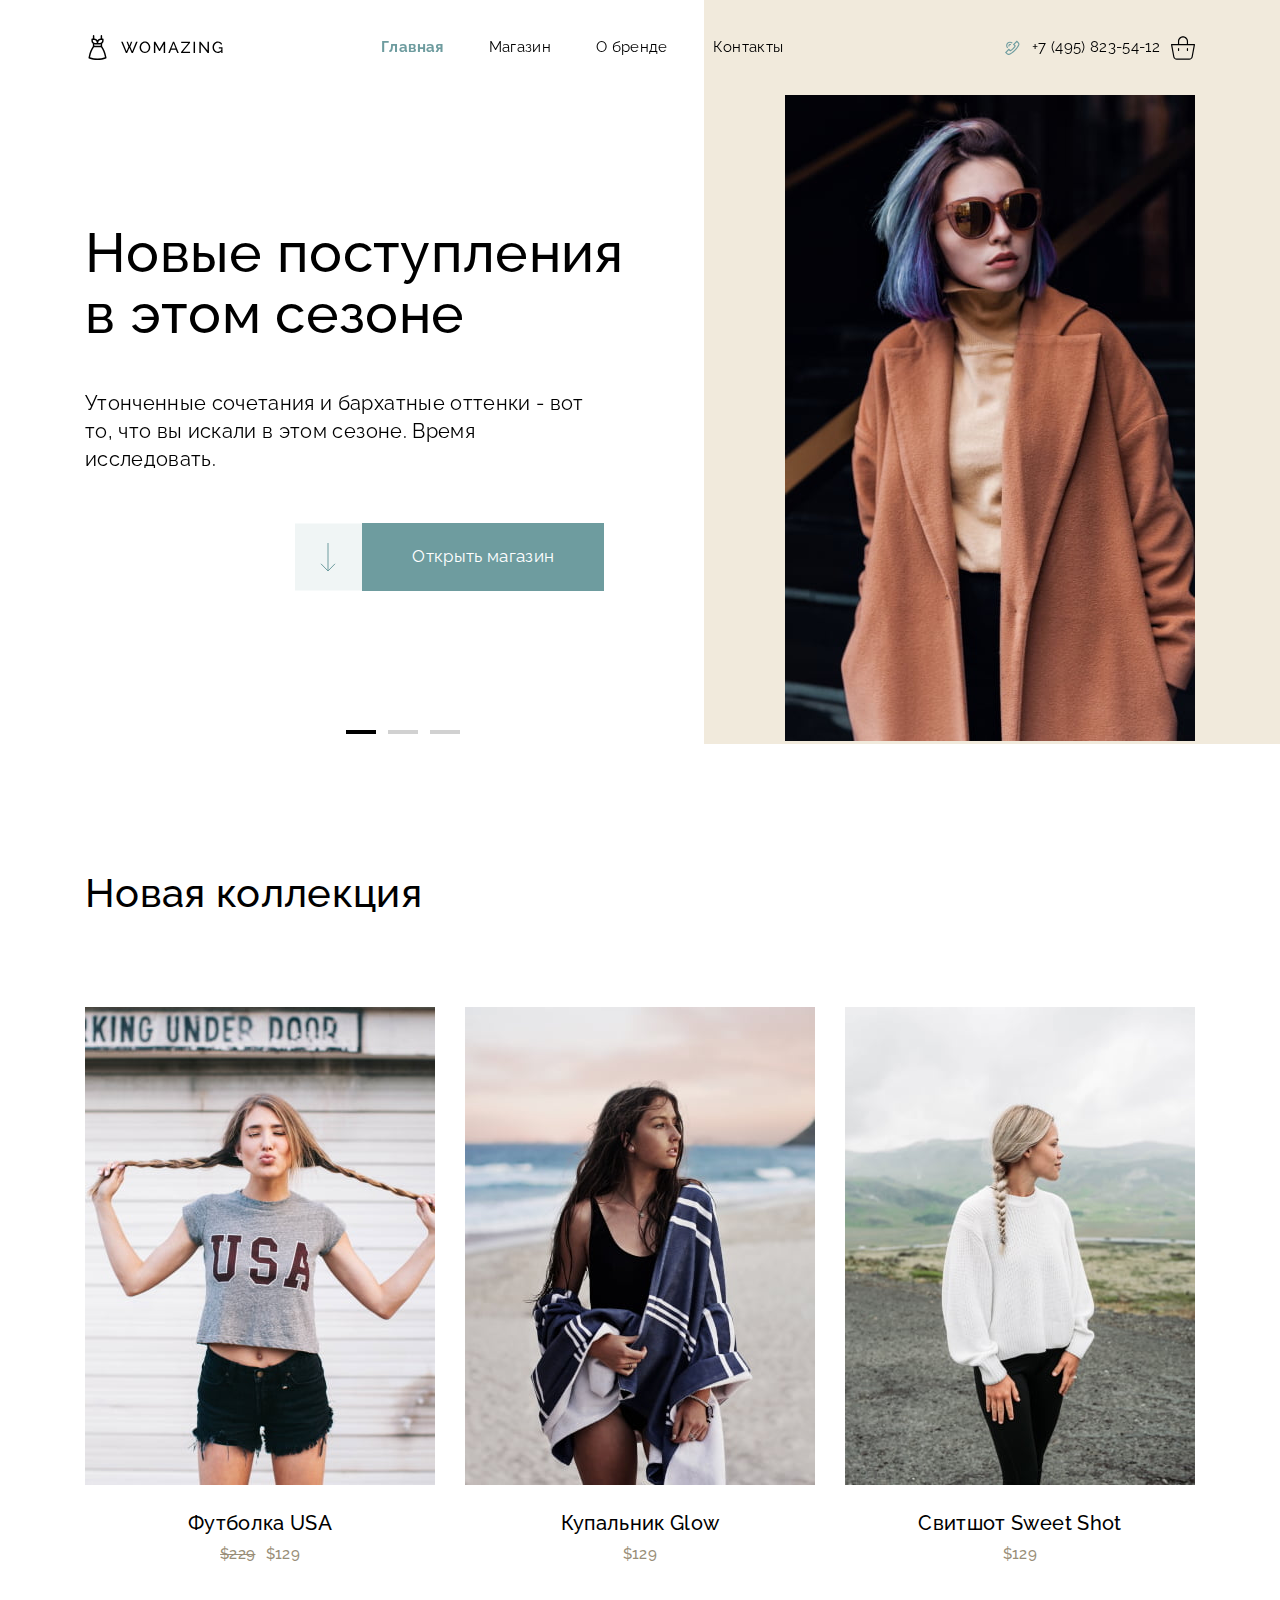
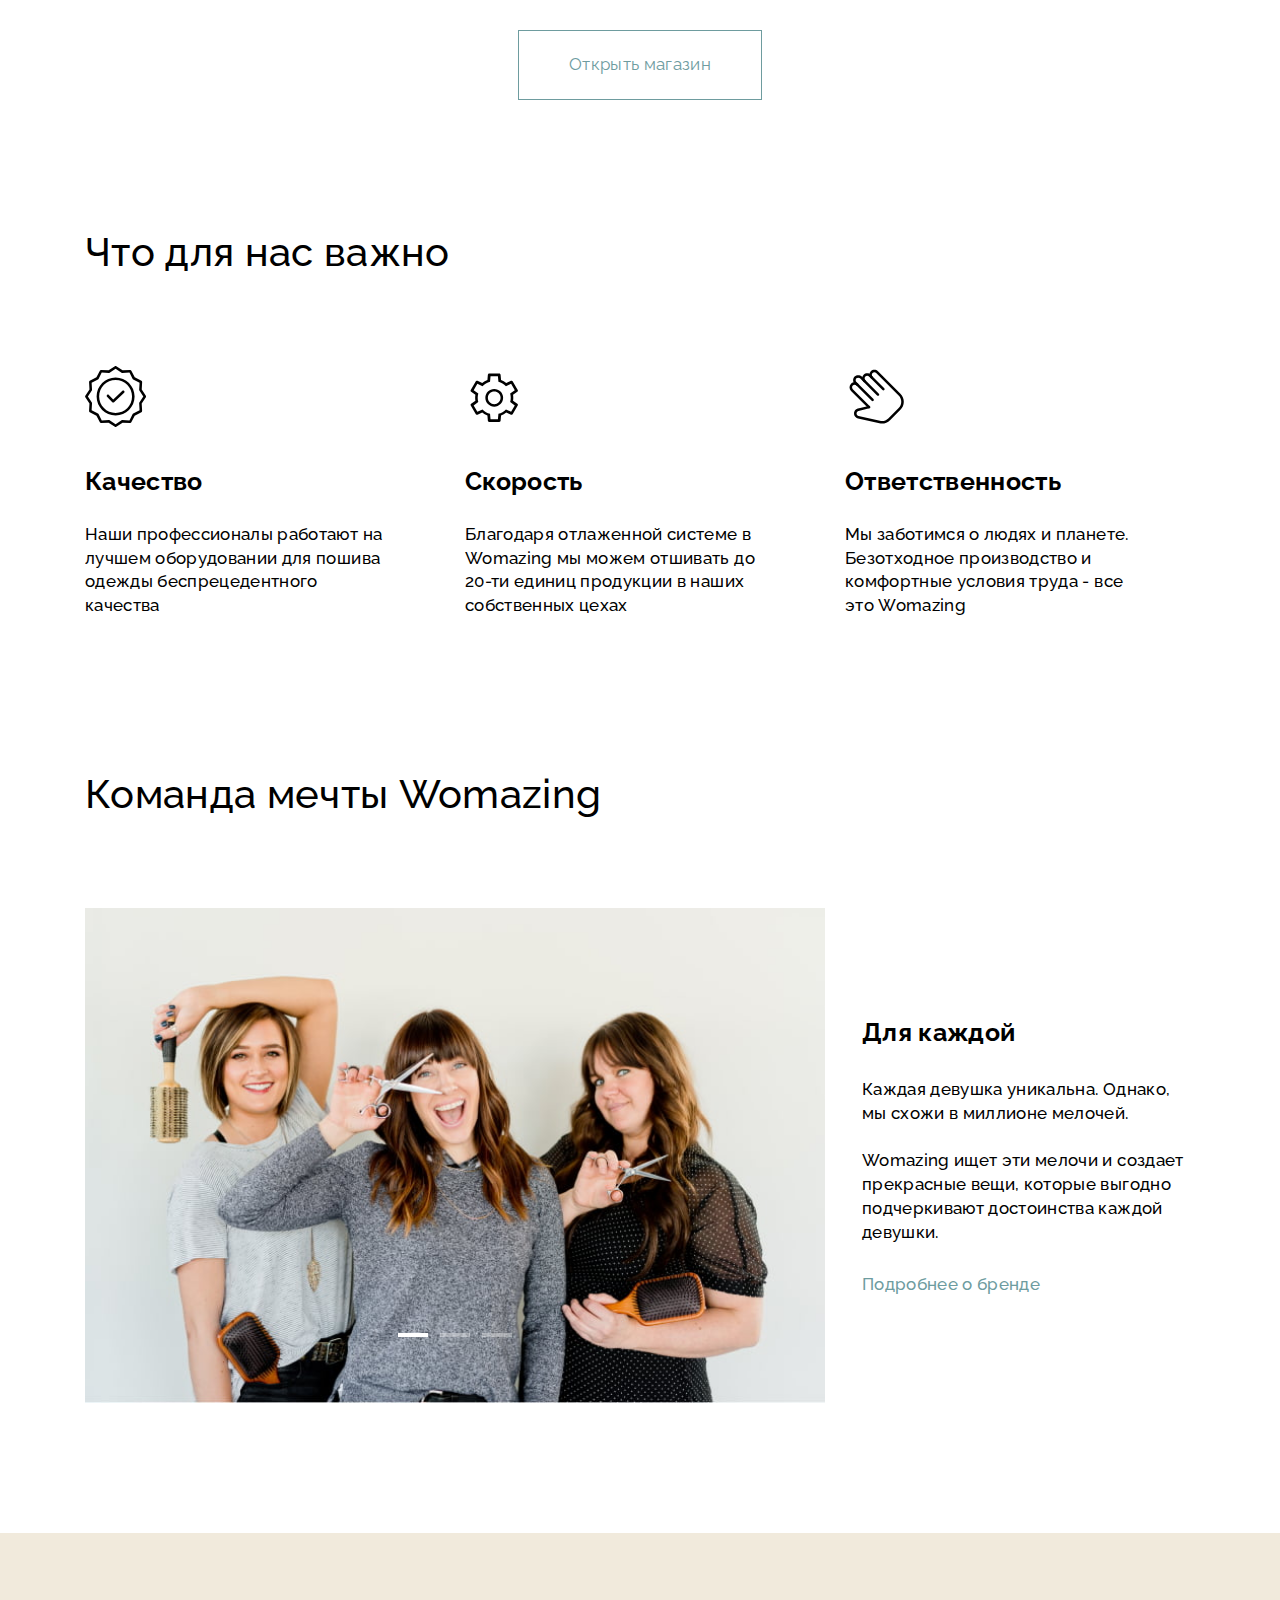
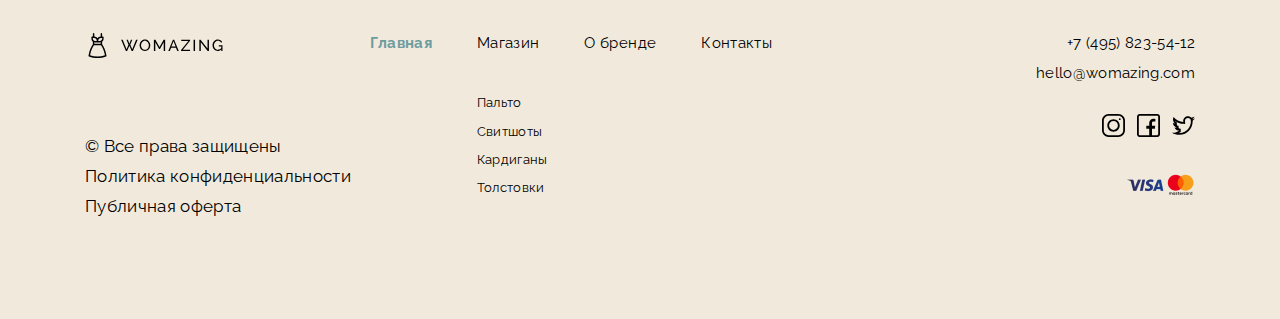
<file: index.html>
<!DOCTYPE html>
<html lang="ru">

<head>
  <meta charset="UTF-8">
  <meta http-equiv="X-UA-Compatible" content="IE=edge">
  <meta name="viewport" content="width=device-width, initial-scale=1.0">
  <title>Womazing</title>
  <link rel="stylesheet" href="css/normalize.css">
  <link rel="stylesheet" href="css/swiper-bundle.min.css">
  <link rel="stylesheet" href="css/style.css">
</head>

<body>
  <h1 class="visually-hidden">Womazing бренд одежды</h1>
  <div id="callbackPopupWrap" class="callback-popup-wrap">
    <div class="callback-popup">
      <div id="callbackPopupForm" class="callback-popup-form">
        <a id="callbackPopupClose" href="close" onclick="return false;" class="callback-popup__close">
          <span></span>
          <span></span>
        </a>
        <h4 class="callback-popup__title">Заказать обратный звонок</h4>
        <form id="form">
          <input class="callback-popup__input" type="text" name="name" id="name" placeholder="Имя" required>
          <input class="callback-popup__input" type="email" name="email" id="email" placeholder="E-mail" required>
          <input class="callback-popup__input" type="tel" name="tel" id="tel" placeholder="Телефон" required>
          <button class="callback-popup__button" type="submit">Заказать звонок</button>
        </form>
      </div>
      <div id="callbackPopupResult" class="callback-popup-result">
        <h4 class="callback-popup__title">Отлично! Мы скоро вам перезвоним.</h4>
        <a id="callbackPopupCloseResult" href="close" onclick="return false;"
          class="callback-popup__button callback-popup__button_light">Закрыть</a>
      </div>
    </div>
  </div>
  <div class="wrapper">
    <header class="header" id="header">
      <div class="header__container container">
        <button class="burger" id="burger" aria-label="Меню">
          <span></span>
        </button>
        <a href="index.html" class="link-logo">
          <img src="img/logo.svg" alt="Логотип бренда Womazing">
        </a>
        <nav id="nav" class="header__nav nav">
          <ul class="header__nav-list nav__list">
            <li class="header__nav-item nav__item">
              <a href="index.html" class="header__nav-link nav__link link active">Главная</a>
            </li>
            <li class="header__nav-item nav__item">
              <a href="shop.html" class="header__nav-link nav__link link">Магазин</a>
            </li>
            <li class="header__nav-item nav__item">
              <a href="#" class="header__nav-link nav__link link">О бренде</a>
            </li>
            <li class="header__nav-item nav__item">
              <a href="#" class="header__nav-link nav__link link">Контакты</a>
            </li>
          </ul>
        </nav>
        <a id="headerCall" href="call" onclick="return false;" class="header__call">
          <svg width="15" height="15" viewBox="0 0 15 15" fill="none" xmlns="http://www.w3.org/2000/svg">
            <path
              d="M2.25235 2.81643C0.750523 4.31823 0.750523 6.7618 2.25232 8.2636L3.05001 7.46592C1.9881 6.40402 1.98807 4.67613 3.05004 3.61417C4.11197 2.55224 5.83985 2.55224 6.90179 3.61414L7.69947 2.81646C6.1977 1.31463 3.75412 1.31466 2.25235 2.81643Z"
              fill="#6E9C9F" />
            <path
              d="M3.84133 4.39119C3.20916 5.02336 3.20913 6.05201 3.8413 6.68421L4.63901 5.88653C4.54584 5.79335 4.49453 5.66947 4.49453 5.53772C4.49453 5.40599 4.54587 5.2821 4.63904 5.18893C4.73221 5.09576 4.8561 5.04444 4.98782 5.04444C5.11958 5.04444 5.24349 5.09576 5.33664 5.18893L6.13432 4.39122C5.50215 3.75902 4.4735 3.75902 3.84133 4.39119Z"
              fill="#6E9C9F" />
            <path
              d="M13.7482 2.43513L11.855 0.548477L7.92331 4.47367L9.44752 6.04781C9.19208 6.50125 8.63784 7.3699 7.69327 8.31447C6.74859 9.25918 5.8736 9.81971 5.41581 10.0792L3.87255 8.55562L0.00219727 12.4029L1.88504 14.2983C2.60479 15.0181 3.69992 15.2046 4.61014 14.7625C5.99915 14.0879 8.0954 12.8431 10.1942 10.7443C12.2931 8.64552 13.5378 6.54924 14.2124 5.16023C14.3723 4.83109 14.4499 4.47787 14.4499 4.12692C14.4499 3.5072 14.2077 2.89464 13.7482 2.43513ZM13.1977 4.66732C12.5609 5.97846 11.3845 7.95865 9.39655 9.94658C7.40862 11.9345 5.42842 13.1109 4.11729 13.7477C3.63929 13.9799 3.06281 13.8806 2.68414 13.5019L1.59739 12.4079L3.87537 10.1436L5.19009 11.4415L5.54184 11.2849C5.59899 11.2595 6.95941 10.6438 8.4911 9.11215C10.0238 7.57947 10.6266 6.23054 10.6515 6.17386L10.804 5.82683L9.50671 4.48705L11.8558 2.14178L12.9511 3.23327C13.3306 3.6133 13.4298 4.18952 13.1977 4.66732Z"
              fill="#6E9C9F" />
          </svg>
        </a>
        <a id="headerPhone" href="tel:+74958235412" class="header__phone phone link">+7 (495) 823-54-12</a>
        <a href="#" class="cart">
          <svg width="24" height="24" viewBox="0 0 24 24" fill="none" xmlns="http://www.w3.org/2000/svg">
            <path
              d="M23.8454 8.2243C23.7281 8.10906 23.5642 8.05442 23.4012 8.07624H17.0343V5.26295C17.0343 2.4826 14.7804 0.228699 12.0001 0.228699C9.21971 0.228699 6.96582 2.4826 6.96582 5.26295V8.07624H0.598861C0.421164 8.07624 0.243523 8.07624 0.154646 8.2243C0.0352739 8.33902 -0.0201042 8.5051 0.00659291 8.66851L2.22761 20.81C2.53789 22.5037 4.00034 23.7431 5.72199 23.7713H18.278C20.0046 23.7289 21.464 22.4797 21.7724 20.7804L23.9934 8.66851C24.0201 8.5051 23.9647 8.33902 23.8454 8.2243ZM8.1503 5.26295C8.1503 3.13682 9.87388 1.41324 12 1.41324C14.1261 1.41324 15.8497 3.13682 15.8497 5.26295V8.07624H8.1503V5.26295ZM20.5879 20.6323C20.3884 21.7547 19.4179 22.5759 18.278 22.5868H5.72199C4.58212 22.5759 3.61161 21.7547 3.41215 20.6323L1.30959 9.26078H22.6904L20.5879 20.6323Z"
              fill="black" />
            <path
              d="M16.4421 15.0354C16.7692 15.0354 17.0343 14.7702 17.0343 14.4431V12.6663C17.0343 12.3392 16.7692 12.074 16.4421 12.074C16.1149 12.074 15.8498 12.3392 15.8498 12.6663V14.4431C15.8497 14.7702 16.1149 15.0354 16.4421 15.0354Z"
              fill="black" />
            <path
              d="M7.55803 15.0354C7.88514 15.0354 8.1503 14.7702 8.1503 14.4431V12.6663C8.1503 12.3392 7.88514 12.074 7.55803 12.074C7.23092 12.074 6.96576 12.3392 6.96576 12.6663V14.4431C6.96576 14.7702 7.23092 15.0354 7.55803 15.0354Z"
              fill="black" />
          </svg>
        </a>
      </div>
    </header>
    <main class="main">
      <section class="hero">
        <div class="hero__container container">
          <div class="hero__col">
            <div class="swiper">
              <div class="swiper-wrapper">
                <div class="swiper-slide">
                  <div class="hero__slider">
                    <h2 class="hero__title">Новые поступления
                      в этом сезоне</h2>
                    <div class="hero__content">
                      <p class="hero__text">Утонченные сочетания и бархатные оттенки - вот то, что вы искали в этом
                        сезоне.
                        Время исследовать.</p>
                    </div>
                  </div>
                </div>
                <div class="swiper-slide">
                  <div class="hero__slider">
                    <h2 class="hero__title">Что-то новенькое. Мы заждались тебя.</h2>
                    <div class="hero__content">
                      <p class="hero__text">Надоело искать себя в сером городе? Настало время новых идей, свежих красок
                        и
                        вдохновения с Womazing!</p>
                    </div>
                  </div>
                </div>
                <div class="swiper-slide">
                  <div class="hero__slider">
                    <h2 class="hero__title">Включай новый сезон с WOMAZING</h2>
                    <div class="hero__content">
                      <p class="hero__text">Мы обновили ассортимент - легендарные коллекции и новинки от отечественных
                        дизайнеров</p>
                    </div>
                  </div>
                </div>
              </div>
              <div class="hero__button-wrap">
                <a href="shop.html" class="hero__button">
                  <svg width="67" height="68" viewBox="0 0 67 68" fill="none" xmlns="http://www.w3.org/2000/svg">
                    <rect width="67" height="67" transform="translate(0 0.5)" fill="#6E9C9F" fill-opacity="0.1" />
                    <path d="M33 20V48M33 48L26 40.8108M33 48L40 40.8108" stroke="#6E9C9F" />
                  </svg>
                  <span class="button_color button">Открыть магазин</span>
                </a>
              </div>
              <div class="swiper-pagination"></div>
            </div>
          </div>
          <div class="hero__col">
            <div class="hero__img">
              <picture class="hero__img-01">
                <!-- <source media="(max-width: 1920px)" srcset="img/hero/01@1x.jpg">
                <source media="(min-width: 1920px)" srcset="img/hero/01@2x.jpg"> -->
                <img src="img/index/hero/01@1x.jpg" alt="Девушка в пальто Womazing">
              </picture>
              <picture class="hero__img-02">
                <!-- <source media="(max-width: 1920px)" srcset="img/hero/02@1x.jpg">
                <source media="(min-width: 1920px)" srcset="img/hero/02@2x.jpg"> -->
                <img src="img/index/hero/02@1x.jpg" alt="Девушка в блузке Womazing">
              </picture>
              <picture class="hero__img-03">
                <!-- <source media="(max-width: 1920px)" srcset="img/hero/03@1x.jpg">
                <source media="(min-width: 1920px)" srcset="img/hero/03@2x.jpg"> -->
                <img src="img/index/hero/03@1x.jpg" alt="Девушка в толстовке Womazing">
              </picture>
            </div>
          </div>
        </div>
      </section>
      <section class="new">
        <div class="new__container container">
          <h2 class="new__title title">Новая коллекция</h2>
          <div class="new__row">
            <div class="new__col">
              <div class="card">
                <a href="#" class="card__link-img">
                  <img src="img/index/new/01.jpg" alt="Футболка USA">
                </a>
                <a href="#" class="card__link">
                  <h3 class="card__title">Футболка USA</h3>
                </a>
                <p class="card__price"><span>$229</span><span>$129</span></p>
              </div>
            </div>
            <div class="new__col">
              <div class="card">
                <a href="#" class="card__link-img">
                  <img src="img/index/new/02.jpg" alt="Купальник Glow">
                </a>
                <a href="#" class="card__link">
                  <h3 class="card__title">Купальник Glow</h3>
                </a>
                <p class="card__price"><span></span><span>$129</span></p>
              </div>
            </div>
            <div class="new__col">
              <div class="card">
                <a href="#" class="card__link-img">
                  <img src="img/index/new/03.jpg" alt="Свитшот Sweet Shot">
                </a>
                <a href="#" class="card__link">
                  <h3 class="card__title">Свитшот Sweet Shot</h3>
                </a>
                <p class="card__price"><span></span><span>$129</span></p>
              </div>
            </div>
          </div>
          <a href="shop.html" class="new__button button_white button">Открыть магазин</a>
        </div>
      </section>
      <section class="benefits">
        <div class="benefits__container container">
          <h2 class="benefits__title title">Что для нас важно</h2>
          <div class="benefits__row">
            <div class="benefits__col">
              <div class="benefits__card">
                <span class="benefits__img benefits__img_1"></span>
                <h3 class="benefits__name">Качество</h3>
                <p class="benefits__text">Наши профессионалы работают на лучшем оборудовании для пошива одежды
                  беспрецедентного качества</p>
              </div>
            </div>
            <div class="benefits__col">
              <div class="benefits__card">
                <span class="benefits__img benefits__img_2"></span>
                <h3 class="benefits__name">Скорость</h3>
                <p class="benefits__text">Благодаря отлаженной системе в Womazing мы можем отшивать до 20-ти единиц
                  продукции в наших собственных цехах</p>
              </div>
            </div>
            <div class="benefits__col">
              <div class="benefits__card">
                <span class="benefits__img benefits__img_3"></span>
                <h3 class="benefits__name">Ответственность</h3>
                <p class="benefits__text">Мы заботимся о людях и планете. Безотходное производство и комфортные условия
                  труда - все это Womazing</p>
              </div>
            </div>
          </div>
        </div>
      </section>
      <section class="about">
        <div class="container">
          <h2 class="about__title title">Команда мечты Womazing</h2>
          <div class="about__row">
            <div class="about__col">
              <div class="swiper-button-prev" id="swiperPrev"></div>
              <div class="swiper-2">
                <div class="swiper-wrapper">
                  <div class="swiper-slide">
                    <img src="img/index/about/01.jpg" alt="Счастливые девушки" class="about__img">
                  </div>
                  <div class="swiper-slide">
                    <img src="img/index/about/02.jpg" alt="Стильные девушки" class="about__img">
                  </div>
                  <div class="swiper-slide">
                    <img src="img/index/about/03.jpg" alt="Стильные девушки на закате" class="about__img">
                  </div>
                </div>
                <div class="swiper-pagination"></div>
              </div>
              <div class="swiper-button-next" id="swiperNext"></div>
            </div>
            <div class="about__col">
              <div class="about__content">
                <h3 class="about__name">Для каждой</h3>
                <p class="about__text">Каждая девушка уникальна. Однако, мы схожи в миллионе мелочей.
                  <br><br>
                  Womazing ищет эти мелочи и создает прекрасные вещи, которые выгодно подчеркивают достоинства
                  каждой
                  девушки.
                </p>
                <a href="#" class="about__link link">Подробнее о бренде</a>
              </div>
            </div>
          </div>
        </div>
      </section>
    </main>
    <footer class="footer">
      <div class="footer__container container">
        <div class="footer__col">
          <div class="footer__logo-wrap">
            <a href="index.html" class="link-logo">
              <img src="img/logo.svg" alt="Логотип бренда Womazing">
            </a>
          </div>
          <div class="footer__politics-block">
            <p class="footer__copyright">© Все права защищены</p>
            <a href="#" class="footer__politics link">Политика конфиденциальности</a>
            <a href="#" class="footer__offer link">Публичная оферта</a>
          </div>
        </div>
        <div class="footer__col">
          <div class="footer__nav-wrap">
            <nav class="footer__nav nav">
              <ul class="nav__list">
                <li class="nav__item">
                  <a href="index.html" class="nav__link link active">Главная</a>
                </li>
                <li class="nav__item">
                  <a href="shop.html" class="nav__link link">Магазин</a>
                </li>
                <li class="nav__item">
                  <a href="#" class="nav__link link">О бренде</a>
                </li>
                <li class="nav__item">
                  <a href="#" class="nav__link link">Контакты</a>
                </li>
              </ul>
            </nav>
          </div>
          <div class="footer__categories-wrap">
            <nav class="footer__categories categories">
              <ul class="categories__list">
                <li class="categories__item">
                  <a href="#" class="categories__link link">Пальто</a>
                </li>
                <li class="categories__item">
                  <a href="#" class="categories__link link">Свитшоты</a>
                </li>
                <li class="categories__item">
                  <a href="#" class="categories__link link">Кардиганы</a>
                </li>
                <li class="categories__item">
                  <a href="#" class="categories__link link">Толстовки</a>
                </li>
              </ul>
            </nav>
          </div>
        </div>
        <div class="footer__col">
          <a href="tel:+74958235412" class="footer__phone phone link">+7 (495) 823-54-12</a>
          <a href="mailto:hello@womazing.com" class="footer__mail link">hello@womazing.com</a>
          <div class="social">
            <ul class="social__list">
              <li class="social__item">
                <a href="#" class="social__link"><span></span></a>
              </li>
              <li class="social__item">
                <a href="#" class="social__link"><span></span></a>
              </li>
              <li class="social__item">
                <a href="#" class="social__link"><span></span></a>
              </li>
            </ul>
          </div>
          <div class="payments">
            <span></span>
          </div>
        </div>
      </div>
    </footer>
  </div>

  <script src="js/swiper-bundle.min.js"></script>
  <script src="js/index.js"></script>
</body>

</html>
</file>
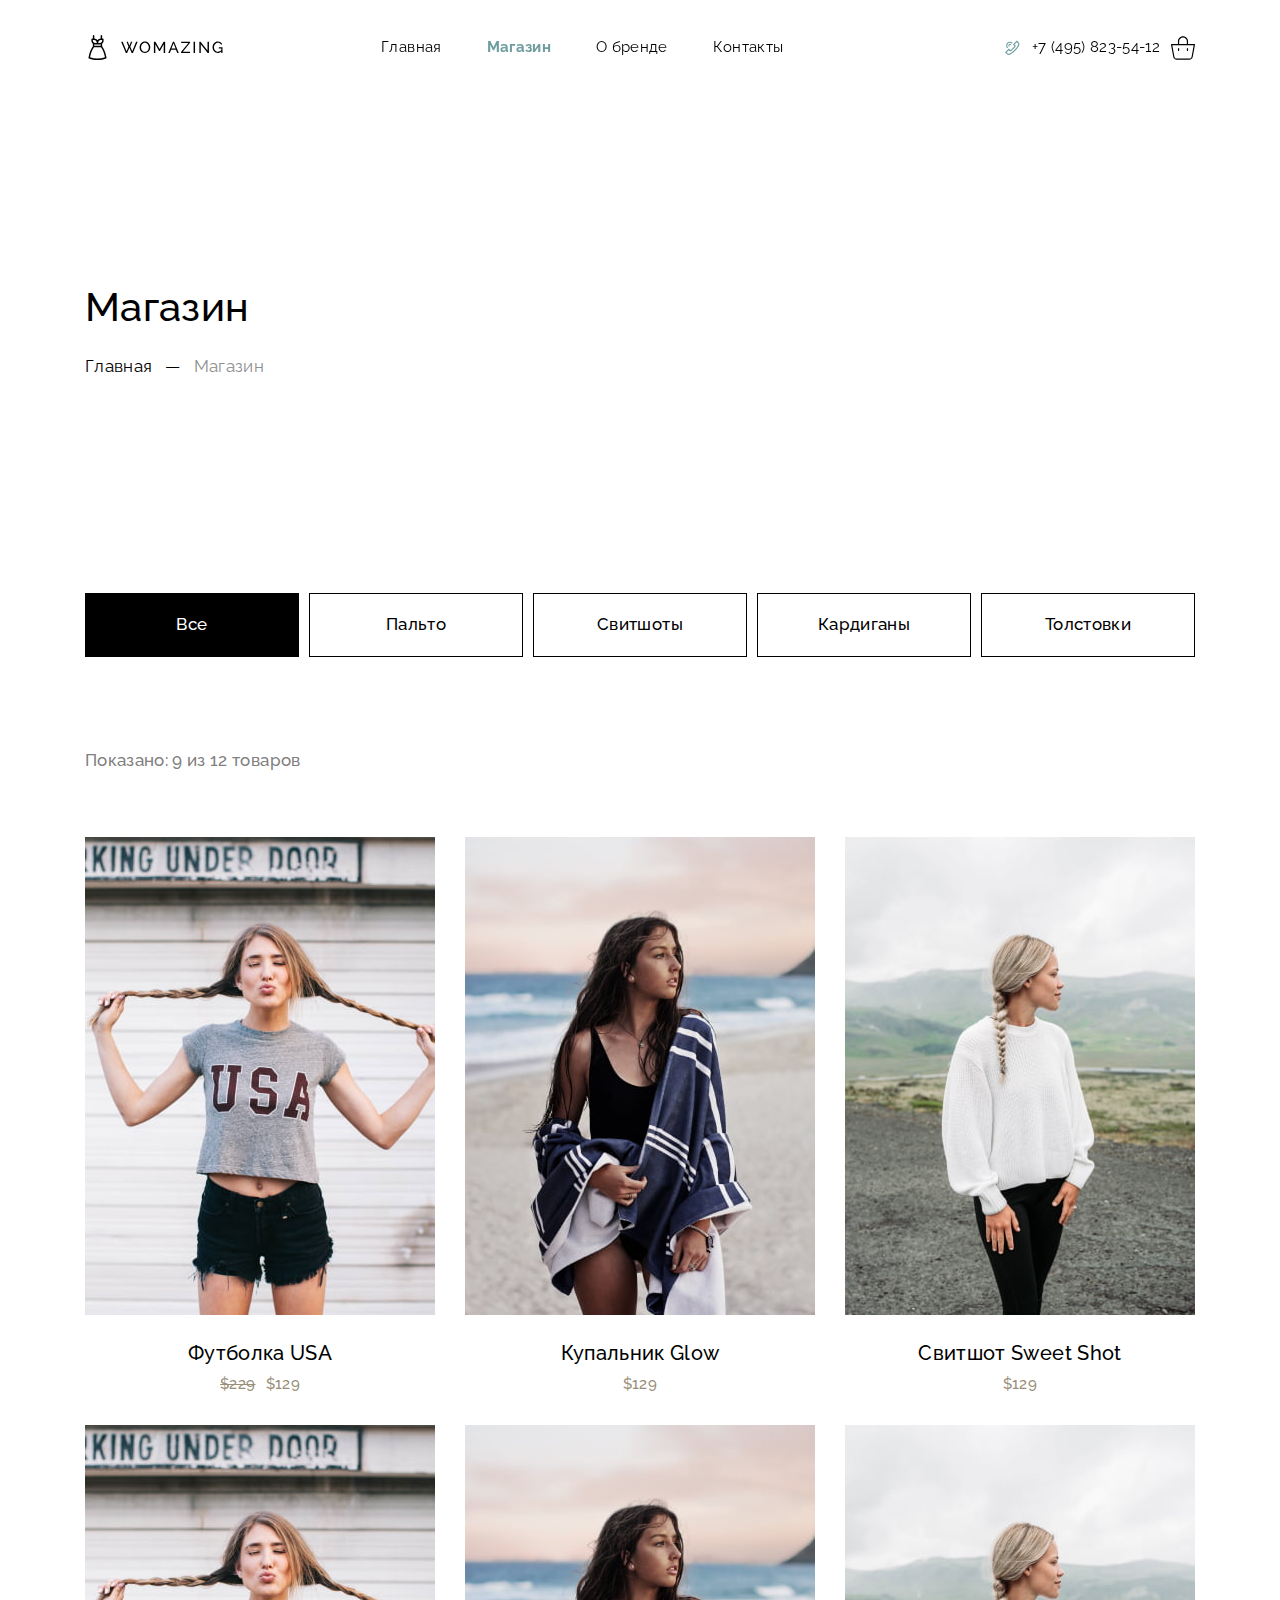
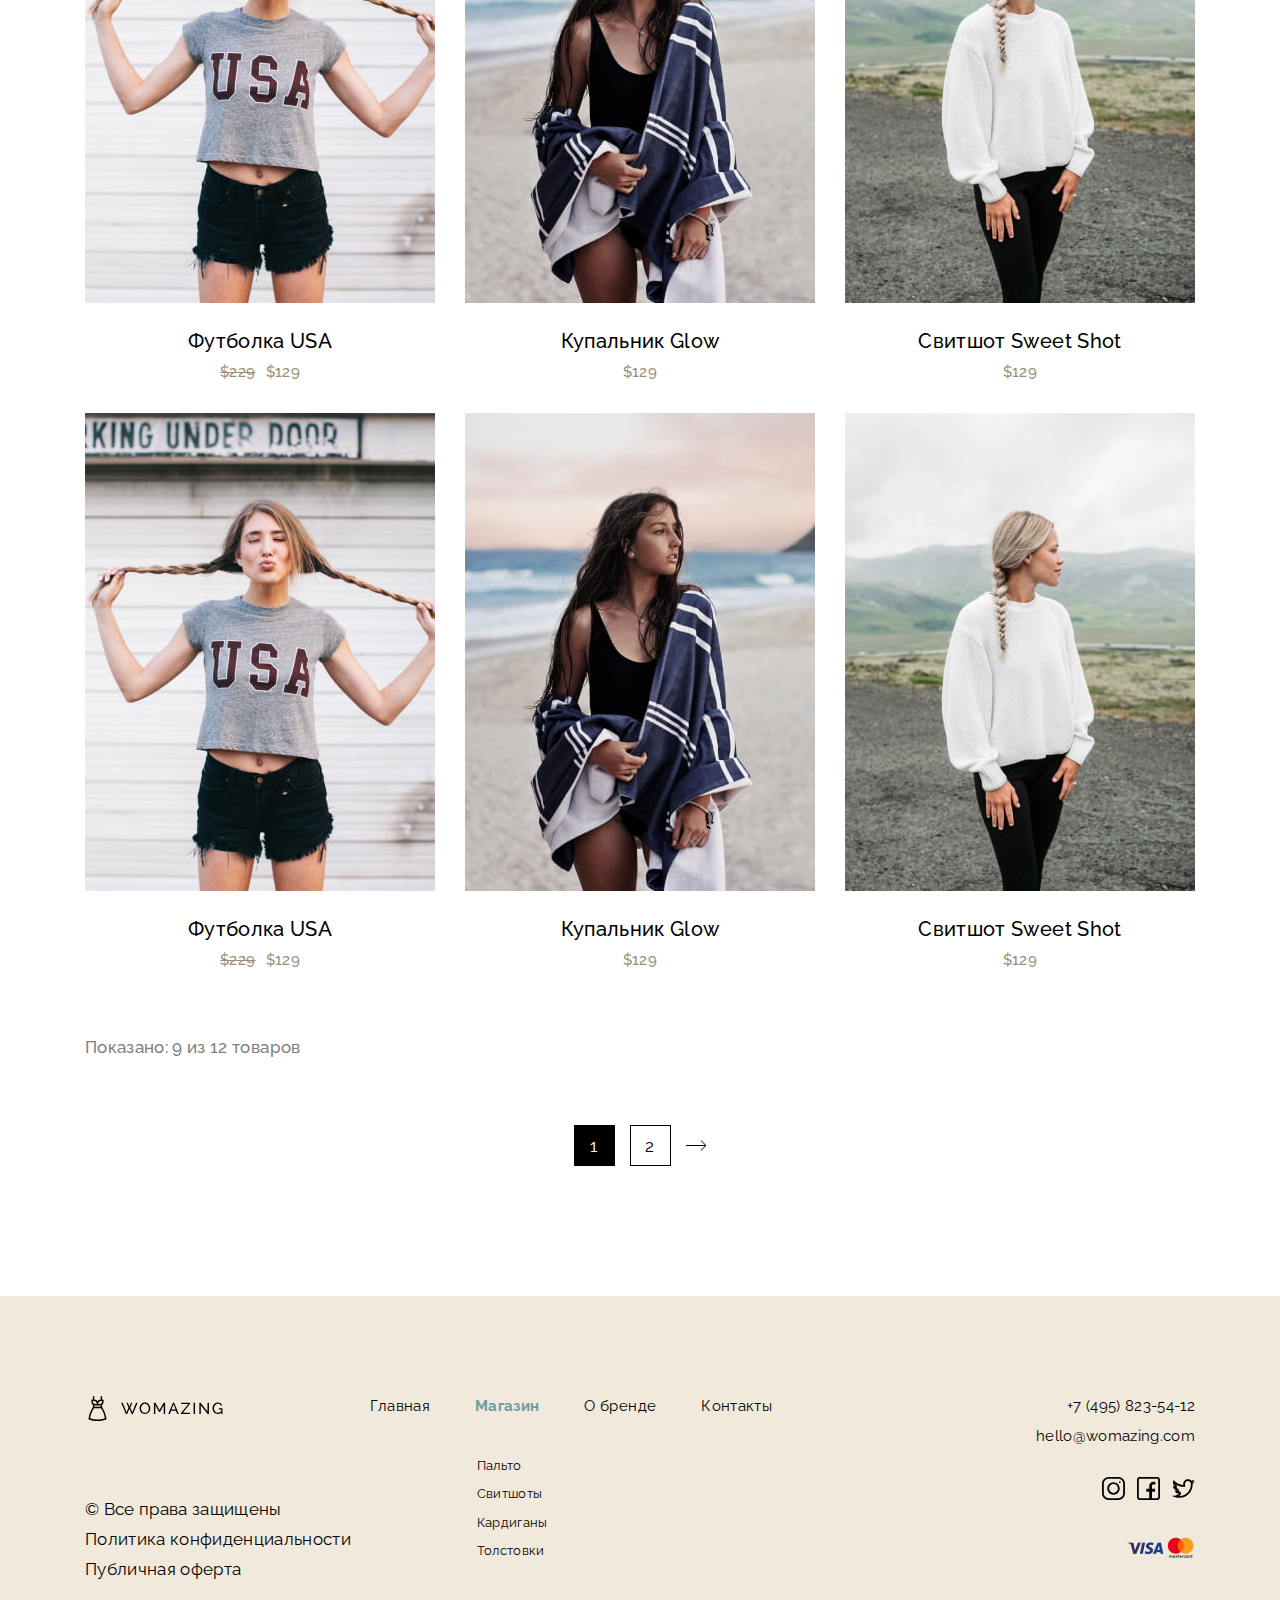
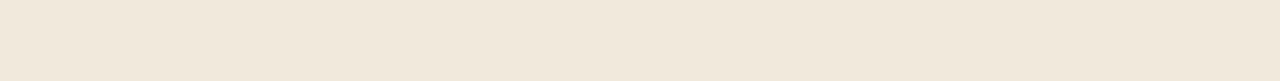
<file: shop.html>
<!DOCTYPE html>
<html lang="ru">

<head>
  <meta charset="UTF-8">
  <meta http-equiv="X-UA-Compatible" content="IE=edge">
  <meta name="viewport" content="width=device-width, initial-scale=1.0">
  <title>Womazing | Магазин</title>
  <link rel="stylesheet" href="css/normalize.css">
  <link rel="stylesheet" href="css/style.css">
  <link rel="stylesheet" href="css/shop.css">
</head>

<body>
  <h1 class="visually-hidden">Womazing бренд одежды</h1>
  <div id="callbackPopupWrap" class="callback-popup-wrap">
    <div class="callback-popup">
      <div id="callbackPopupForm" class="callback-popup-form">
        <a id="callbackPopupClose" href="close" onclick="return false;" class="callback-popup__close">
          <span></span>
          <span></span>
        </a>
        <h3 class="callback-popup__title">Заказать обратный звонок</h3>
        <form id="form">
          <input class="callback-popup__input" type="text" name="name" id="name" placeholder="Имя" required>
          <input class="callback-popup__input" type="email" name="email" id="email" placeholder="E-mail" required>
          <input class="callback-popup__input" type="tel" name="tel" id="tel" placeholder="Телефон" required>
          <button class="callback-popup__button" type="submit">Заказать звонок</button>
        </form>
      </div>
      <div id="callbackPopupResult" class="callback-popup-result">
        <h3 class="callback-popup__title">Отлично! Мы скоро вам перезвоним.</h3>
        <a id="callbackPopupCloseResult" href="close" onclick="return false;"
          class="callback-popup__button callback-popup__button_light">Закрыть</a>
      </div>
    </div>
  </div>
  <div class="wrapper">
    <header class="header" id="header">
      <div class="header__container container">
        <button class="burger" id="burger" aria-label="Меню">
          <span></span>
        </button>
        <a href="index.html" class="link-logo">
          <img src="img/logo.svg" alt="Логотип бренда Womazing">
        </a>
        <nav id="nav" class="header__nav nav">
          <ul class="header__nav-list nav__list">
            <li class="header__nav-item nav__item">
              <a href="index.html" class="header__nav-link nav__link link">Главная</a>
            </li>
            <li class="header__nav-item nav__item">
              <a href="shop.html" class="header__nav-link nav__link link active">Магазин</a>
            </li>
            <li class="header__nav-item nav__item">
              <a href="#" class="header__nav-link nav__link link">О бренде</a>
            </li>
            <li class="header__nav-item nav__item">
              <a href="#" class="header__nav-link nav__link link">Контакты</a>
            </li>
          </ul>
        </nav>
        <a id="headerCall" href="call" onclick="return false;" class="header__call">
          <svg width="15" height="15" viewBox="0 0 15 15" fill="none" xmlns="http://www.w3.org/2000/svg">
            <path
              d="M2.25235 2.81643C0.750523 4.31823 0.750523 6.7618 2.25232 8.2636L3.05001 7.46592C1.9881 6.40402 1.98807 4.67613 3.05004 3.61417C4.11197 2.55224 5.83985 2.55224 6.90179 3.61414L7.69947 2.81646C6.1977 1.31463 3.75412 1.31466 2.25235 2.81643Z"
              fill="#6E9C9F" />
            <path
              d="M3.84133 4.39119C3.20916 5.02336 3.20913 6.05201 3.8413 6.68421L4.63901 5.88653C4.54584 5.79335 4.49453 5.66947 4.49453 5.53772C4.49453 5.40599 4.54587 5.2821 4.63904 5.18893C4.73221 5.09576 4.8561 5.04444 4.98782 5.04444C5.11958 5.04444 5.24349 5.09576 5.33664 5.18893L6.13432 4.39122C5.50215 3.75902 4.4735 3.75902 3.84133 4.39119Z"
              fill="#6E9C9F" />
            <path
              d="M13.7482 2.43513L11.855 0.548477L7.92331 4.47367L9.44752 6.04781C9.19208 6.50125 8.63784 7.3699 7.69327 8.31447C6.74859 9.25918 5.8736 9.81971 5.41581 10.0792L3.87255 8.55562L0.00219727 12.4029L1.88504 14.2983C2.60479 15.0181 3.69992 15.2046 4.61014 14.7625C5.99915 14.0879 8.0954 12.8431 10.1942 10.7443C12.2931 8.64552 13.5378 6.54924 14.2124 5.16023C14.3723 4.83109 14.4499 4.47787 14.4499 4.12692C14.4499 3.5072 14.2077 2.89464 13.7482 2.43513ZM13.1977 4.66732C12.5609 5.97846 11.3845 7.95865 9.39655 9.94658C7.40862 11.9345 5.42842 13.1109 4.11729 13.7477C3.63929 13.9799 3.06281 13.8806 2.68414 13.5019L1.59739 12.4079L3.87537 10.1436L5.19009 11.4415L5.54184 11.2849C5.59899 11.2595 6.95941 10.6438 8.4911 9.11215C10.0238 7.57947 10.6266 6.23054 10.6515 6.17386L10.804 5.82683L9.50671 4.48705L11.8558 2.14178L12.9511 3.23327C13.3306 3.6133 13.4298 4.18952 13.1977 4.66732Z"
              fill="#6E9C9F" />
          </svg>
        </a>
        <a id="headerPhone" href="tel:+74958235412" class="header__phone phone link">+7 (495) 823-54-12</a>
        <a href="#" class="cart">
          <svg width="24" height="24" viewBox="0 0 24 24" fill="none" xmlns="http://www.w3.org/2000/svg">
            <path
              d="M23.8454 8.2243C23.7281 8.10906 23.5642 8.05442 23.4012 8.07624H17.0343V5.26295C17.0343 2.4826 14.7804 0.228699 12.0001 0.228699C9.21971 0.228699 6.96582 2.4826 6.96582 5.26295V8.07624H0.598861C0.421164 8.07624 0.243523 8.07624 0.154646 8.2243C0.0352739 8.33902 -0.0201042 8.5051 0.00659291 8.66851L2.22761 20.81C2.53789 22.5037 4.00034 23.7431 5.72199 23.7713H18.278C20.0046 23.7289 21.464 22.4797 21.7724 20.7804L23.9934 8.66851C24.0201 8.5051 23.9647 8.33902 23.8454 8.2243ZM8.1503 5.26295C8.1503 3.13682 9.87388 1.41324 12 1.41324C14.1261 1.41324 15.8497 3.13682 15.8497 5.26295V8.07624H8.1503V5.26295ZM20.5879 20.6323C20.3884 21.7547 19.4179 22.5759 18.278 22.5868H5.72199C4.58212 22.5759 3.61161 21.7547 3.41215 20.6323L1.30959 9.26078H22.6904L20.5879 20.6323Z"
              fill="black" />
            <path
              d="M16.4421 15.0354C16.7692 15.0354 17.0343 14.7702 17.0343 14.4431V12.6663C17.0343 12.3392 16.7692 12.074 16.4421 12.074C16.1149 12.074 15.8498 12.3392 15.8498 12.6663V14.4431C15.8497 14.7702 16.1149 15.0354 16.4421 15.0354Z"
              fill="black" />
            <path
              d="M7.55803 15.0354C7.88514 15.0354 8.1503 14.7702 8.1503 14.4431V12.6663C8.1503 12.3392 7.88514 12.074 7.55803 12.074C7.23092 12.074 6.96576 12.3392 6.96576 12.6663V14.4431C6.96576 14.7702 7.23092 15.0354 7.55803 15.0354Z"
              fill="black" />
          </svg>
        </a>
      </div>
    </header>
    <main class="main">
      <section class="shop">
        <div class="container">
          <h2 class="shop__title title">Магазин</h2>
          <nav aria-label="Breadcrumb" class="breadcrumb">
            <ul>
              <li><a href="index.html" class="link">Главная</a></li>
              <li><span aria-current="page">Магазин</span></li>
            </ul>
          </nav>
          <nav class="shop-categories">
            <ul class="shop-categories__list">
              <li class="shop-categories__item">
                <a href="" class="shop-categories__link active">Все</a>
              </li>
              <li class="shop-categories__item">
                <a href="" class="shop-categories__link">Пальто</a>
              </li>
              <li class="shop-categories__item">
                <a href="" class="shop-categories__link">Свитшоты</a>
              </li>
              <li class="shop-categories__item">
                <a href="" class="shop-categories__link">Кардиганы</a>
              </li>
              <li class="shop-categories__item">
                <a href="" class="shop-categories__link">Толстовки</a>
              </li>
            </ul>
          </nav>
          <div class="number-cards">
            <p>Показано: <span>9</span> из <span>12</span> товаров</p>
          </div>
          <div class="cards shop__cards">
            <div class="card">
              <a href="#" class="card__link-img">
                <img src="img/index/new/01.jpg" alt="Футболка USA">
              </a>
              <a href="#" class="card__link">
                <h3 class="card__title">Футболка USA</h3>
              </a>
              <p class="card__price"><span>$229</span><span>$129</span></p>
            </div>
            <div class="card">
              <a href="#" class="card__link-img">
                <img src="img/index/new/02.jpg" alt="Купальник Glow">
              </a>
              <a href="#" class="card__link">
                <h3 class="card__title">Купальник Glow</h3>
              </a>
              <p class="card__price"><span></span><span>$129</span></p>
            </div>
            <div class="card">
              <a href="#" class="card__link-img">
                <img src="img/index/new/03.jpg" alt="Свитшот Sweet Shot">
              </a>
              <a href="#" class="card__link">
                <h3 class="card__title">Свитшот Sweet Shot</h3>
              </a>
              <p class="card__price"><span></span><span>$129</span></p>
            </div>
            <div class="card">
              <a href="#" class="card__link-img">
                <img src="img/index/new/01.jpg" alt="Футболка USA">
              </a>
              <a href="#" class="card__link">
                <h3 class="card__title">Футболка USA</h3>
              </a>
              <p class="card__price"><span>$229</span><span>$129</span></p>
            </div>
            <div class="card">
              <a href="#" class="card__link-img">
                <img src="img/index/new/02.jpg" alt="Купальник Glow">
              </a>
              <a href="#" class="card__link">
                <h3 class="card__title">Купальник Glow</h3>
              </a>
              <p class="card__price"><span></span><span>$129</span></p>
            </div>
            <div class="card">
              <a href="#" class="card__link-img">
                <img src="img/index/new/03.jpg" alt="Свитшот Sweet Shot">
              </a>
              <a href="#" class="card__link">
                <h3 class="card__title">Свитшот Sweet Shot</h3>
              </a>
              <p class="card__price"><span></span><span>$129</span></p>
            </div>
            <div class="card">
              <a href="#" class="card__link-img">
                <img src="img/index/new/01.jpg" alt="Футболка USA">
              </a>
              <a href="#" class="card__link">
                <h3 class="card__title">Футболка USA</h3>
              </a>
              <p class="card__price"><span>$229</span><span>$129</span></p>
            </div>
            <div class="card">
              <a href="#" class="card__link-img">
                <img src="img/index/new/02.jpg" alt="Купальник Glow">
              </a>
              <a href="#" class="card__link">
                <h3 class="card__title">Купальник Glow</h3>
              </a>
              <p class="card__price"><span></span><span>$129</span></p>
            </div>
            <div class="card">
              <a href="#" class="card__link-img">
                <img src="img/index/new/03.jpg" alt="Свитшот Sweet Shot">
              </a>
              <a href="#" class="card__link">
                <h3 class="card__title">Свитшот Sweet Shot</h3>
              </a>
              <p class="card__price"><span></span><span>$129</span></p>
            </div>
          </div>
          <div class="number-cards">
            <p>Показано: <span>9</span> из <span>12</span> товаров</p>
          </div>
          <div class="number-pages">
            <ul class="number-pages__list">
              <li class="number-pages__item active">
                <a href="" class="number-pages__link">1</a>
              </li>
              <li class="number-pages__item">
                <a href="" class="number-pages__link">2</a>
              </li>
            </ul>
            <a href="" class="number-pages__last-link">
              <svg width="21" height="11" viewBox="0 0 21 11" fill="none" xmlns="http://www.w3.org/2000/svg">
                <path d="M-2.18557e-07 5.5L20 5.5M20 5.5L14.8649 10.5M20 5.5L14.8649 0.499999" stroke="black" />
              </svg>
            </a>
          </div>
        </div>
      </section>
    </main>
    <footer class="footer">
      <div class="footer__container container">
        <div class="footer__col">
          <div class="footer__logo-wrap">
            <a href="index.html" class="link-logo">
              <img src="img/logo.svg" alt="Логотип бренда Womazing">
            </a>
          </div>
          <div class="footer__politics-block">
            <p class="footer__copyright">© Все права защищены</p>
            <a href="#" class="footer__politics link">Политика конфиденциальности</a>
            <a href="#" class="footer__offer link">Публичная оферта</a>
          </div>
        </div>
        <div class="footer__col">
          <div class="footer__nav-wrap">
            <nav class="footer__nav nav">
              <ul class="nav__list">
                <li class="nav__item">
                  <a href="index.html" class="nav__link link">Главная</a>
                </li>
                <li class="nav__item">
                  <a href="shop.html" class="nav__link link active">Магазин</a>
                </li>
                <li class="nav__item">
                  <a href="#" class="nav__link link">О бренде</a>
                </li>
                <li class="nav__item">
                  <a href="#" class="nav__link link">Контакты</a>
                </li>
              </ul>
            </nav>
          </div>
          <div class="footer__categories-wrap">
            <nav class="footer__categories categories">
              <ul class="categories__list">
                <li class="categories__item">
                  <a href="#" class="categories__link link">Пальто</a>
                </li>
                <li class="categories__item">
                  <a href="#" class="categories__link link">Свитшоты</a>
                </li>
                <li class="categories__item">
                  <a href="#" class="categories__link link">Кардиганы</a>
                </li>
                <li class="categories__item">
                  <a href="#" class="categories__link link">Толстовки</a>
                </li>
              </ul>
            </nav>
          </div>
        </div>
        <div class="footer__col">
          <a href="tel:+74958235412" class="footer__phone phone link">+7 (495) 823-54-12</a>
          <a href="mailto:hello@womazing.com" class="footer__mail link">hello@womazing.com</a>
          <div class="social">
            <ul class="social__list">
              <li class="social__item">
                <a href="#" class="social__link"><span></span></a>
              </li>
              <li class="social__item">
                <a href="#" class="social__link"><span></span></a>
              </li>
              <li class="social__item">
                <a href="#" class="social__link"><span></span></a>
              </li>
            </ul>
          </div>
          <div class="payments">
            <span></span>
          </div>
        </div>
      </div>
    </footer>
  </div>
  <script src="js/shop.js"></script>
</body>

</html>
</file>
<file: css/style.css>
/* ============================================================================
    #VAR
============================================================================ */
:root {
  --font-color-black: black;
  --font-color-white: white;
  --main-theme-color-1: #6E9C9F;
  --main-theme-color-2: #F1EADC;
  --header-height: 95px;
  --gap: 30px;
  --swiper-pagination-bullet-width: 30px;
  --swiper-pagination-bullet-height: 4px;
  --swiper-pagination-bullet-opacity: 1;
  --swiper-pagination-bullet-horizontal-gap: 6px;
}




/* ============================================================================
    #FONTS
============================================================================ */

/* raleway-regular - latin_cyrillic */
@font-face {
  font-family: 'Raleway';
  font-style: normal;
  font-weight: 400;
  font-display: swap;
  src: local(''),
      url('../fonts/raleway-v26-latin_cyrillic-regular.woff2') format('woff2'),
      url('../fonts/raleway-v26-latin_cyrillic-regular.woff') format('woff');
  }

  /* raleway-500 - latin_cyrillic */
  @font-face {
  font-family: 'Raleway';
  font-style: normal;
  font-weight: 500;
  font-display: swap;
  src: local(''),
      url('../fonts/raleway-v26-latin_cyrillic-500.woff2') format('woff2'),
      url('../fonts/raleway-v26-latin_cyrillic-500.woff') format('woff');
  }

  /* raleway-700 - latin_cyrillic */
  @font-face {
  font-family: 'Raleway';
  font-style: normal;
  font-weight: 700;
  font-display: swap;
  src: local(''),
      url('../fonts/raleway-v26-latin_cyrillic-700.woff2') format('woff2'),
      url('../fonts/raleway-v26-latin_cyrillic-700.woff') format('woff');
  }





/* ============================================================================
    #GENERAL
============================================================================ */
* {
  margin: 0;
  padding: 0;
  box-sizing: border-box;
  border-color: transparent;
  outline-color: transparent;
}

html, body {
  height: 100%;
  font-family: 'Raleway', sans-serif;
  font-size: 17px;
  line-height: 1.4;
  letter-spacing: 0.02em;
  scroll-behavior: smooth;
}

.container {
  max-width: 1170px;
  height: 100%;
  padding: 0 30px;
  margin: 0 auto;
}

section {
  margin-bottom: 130px;
}

.lock {
  overflow: hidden;
}

.wrapper {
  min-height: 100%;
  margin: 0 auto;
  display: flex;
  flex-direction: column;
  overflow: hidden;
}

.main {
  flex: 1 1 auto;
  padding-top: var(--header-height);
}

ul {
  list-style: none;
}

a {
  display: inline-block;
  text-decoration: none;
  color: var(--font-color-black);
}

img, svg {
  max-width: 100%;
  display: block;
}

.title {
  font-weight: 500;
  font-size: 40px;
  line-height: 1.1;
}

.button {
  padding: 22px 50px;
}

.button_color {
  color: var(--font-color-white);
  background-color: var(--main-theme-color-1);
  border: none;
}

.button_white {
  color: var(--main-theme-color-1);
  background-color: transparent;
  border: 1px solid var(--main-theme-color-1);
}

.visually-hidden {
  position: absolute;
  width: 1px;
  height: 1px;
  margin: -1px;
  border: 0;
  padding: 0;
  white-space: nowrap;
  clip-path: inset(100%);
  clip: rect(0 0 0 0);
  overflow: hidden;
}





/* ============================================================================
    #HEADER
============================================================================ */

.header {
  width: 100%;
  height: var(--header-height);
  position: fixed;
  top: 0;
  left: 0;
  z-index: 10;
  transition: background-color 0.3s ease, box-shadow 0.3s ease;
}

.header.scroll {
  background: white;
  box-shadow: 0px 4px 15px rgba(0, 0, 0, 0.05);
}

.header__container {
  position: relative;
  display: flex;
  align-items: center;
  justify-content: space-between;
}

.burger {
  display: none;
}

.link-logo {
  flex: 0 0 139px;
}

.link-logo img {
  width: 100%;
  height: 100%;
}

.nav {
  display: flex;
  align-items: center;
  white-space: nowrap;
  font-size: 15px;
}

.header__nav {
  flex-basis: 57%;
}

.nav__list {
  display: flex;
  align-items: flex-end;
}

.nav__item:not(:last-child) {
  margin-right: 45px;
}

.nav__link.active {
  font-weight: 700;
  color: var(--main-theme-color-1);
}

.header__call {
  position: absolute;
  right: 190px;
  display: flex;
  align-items: center;
  justify-content: center;
  width: 27px;
  height: 27px;
  margin-right: 9px;
}

.phone {
  font-size: 15px;
}

.header__phone {
  position: absolute !important;
  right: 65px;
}






/* ============================================================================
    #HERO
============================================================================ */

.hero {
  position: relative;
  width: 100%;
}

.hero::before {
  content: '';
  position: absolute;
  top: -120px;
  right: 0;
  width: 45%;
  height: 129%;
  background-color: var(--main-theme-color-2);
  z-index: 0;
}

.hero__container {
  display: flex;
  align-items: flex-end;
}

.hero__col {
  display: flex;
  flex-direction: column;
}

.hero__col:nth-child(1) {
  min-width: 100px;
  flex: 0 0 52%;
  align-items: center;
}

.hero .swiper {
  width: 100%;
  height: 100%;
  cursor: pointer;
}

.hero .swiper-pagination-bullets.swiper-pagination-horizontal {
  position: static;
  width: 66%;
  margin-top: 126px;
  text-align: right;
}

.hero .swiper-pagination-bullet {
  border-radius: 0;
  background-color: #D1D1D1;
  opacity: 1;
  transition: background-color 0.2s ease;
}

.hero .swiper-pagination-bullet.swiper-pagination-bullet-active {
  background-color: black;
}

.hero__col:nth-child(2) {
  flex: 0 0 48%;
  align-items: flex-end;
}

.hero__title {
  margin-bottom: 45px;
  font-weight: 500;
  font-size: 55px;
  line-height: 1.1;
}

.hero__content {
  width: 66%;
}

.hero__text {
  margin-bottom: 50px;
  font-size: 20px;
  text-align: right;
}

.hero__button-wrap {
  width: 66%;
  display: flex;
  justify-content: flex-end;
}

.hero__button {
  display: flex;
}

.hero__button svg {
  flex: 0 0 auto;
}

.hero__button span {
  display: flex;
  align-items: center;
}

.hero__img {
  position: relative;
}

.hero__img-02 {
  position: absolute;
  top: 0;
  right: 0;
  margin-top: 30%;
  margin-right: -26%;
}

.hero__img-03 {
  position: absolute;
  left: 0;
  bottom: 0;
  margin-left: -30%;
  margin-bottom: -16%;
}





/* ============================================================================
    #NEW
============================================================================ */

.new__container {
  display: flex;
  flex-direction: column;
  align-items: center;
}

.new__title {
  align-self: flex-start;
  margin-bottom: 92px;
}

.new__row {
  display: flex;
  margin-bottom: 65px;
  gap: var(--gap);
}

.new__col {
  flex: 1 1 33.333%;
}

.card {
  width: 100%;
  height: 100%;
  display: flex;
  flex-direction: column;
  align-items: center;
  font-weight: 500;
}
.card__link-img {
  position: relative;
}

.card__title {
  margin-top: 24px;
  margin-bottom: 7px;
  font-weight: 500;
  font-size: 20px;
}

.card__price {
  font-size: 15px;
  color: #998E78;
}

.card__price span:nth-of-type(1) {
  margin-right: 10px;
  text-decoration: line-through;
}

.card__price span:nth-of-type(1):empty {
  display: none;
}





/* ============================================================================
    #BENEFITS
============================================================================ */

.benefits__title {
  margin-bottom: 92px;
}

.benefits__row {
  display: flex;
  gap: var(--gap);
}

.benefits__col {
  flex: 1 1 33.333%;
}

.benefits__card {
  display: flex;
  flex-direction: column;
  font-weight: 500;
}

.benefits__img {
  width: 61px;
  display: inline-block;
  flex: 0 0 61px;
  margin-bottom: 37px;
}

.benefits__img_1 {
  background: url(../img/index/benefits/01.svg) center center no-repeat;
  background-size: contain;
}

.benefits__img_2 {
  background: url(../img/index/benefits/02.svg) center center no-repeat;
  background-size: contain;
}

.benefits__img_3 {
  background: url(../img/index/benefits/03.svg) center center no-repeat;
  background-size: contain;
}

.benefits__name {
  margin-bottom: 24px;
  font-size: 25px;
}

.benefits__text {
  padding: 0 45px 24px 0;
}





/* ============================================================================
    #ABOUT
============================================================================ */

.about__title {
  margin-bottom: 92px;
}

.about__row {
  display: flex;
  justify-content: space-between;
  align-items: center;
}

.about__col:nth-child(1) {
  position: relative;
  flex: 0 1 66.667%;
  min-width: 100px;
  display: flex;
}

.about__col:nth-child(2) {
  flex: 0 1 25%;
}

.about .swiper-2 {
  width: 100%;
  height: 100%;
  margin-left: auto;
  margin-right: auto;
  position: relative;
  overflow: hidden;
  list-style: none;
  padding: 0;
  z-index: 1;
  cursor: pointer;
}

.about .swiper-pagination-bullets.swiper-pagination-horizontal {
  bottom: 60px;
}

.about .swiper-pagination-bullet {
  border-radius: 0;
  background-color: white;
  opacity: 0.36;
  transition: background-color 0.2s ease;
}

.about .swiper-pagination-bullet.swiper-pagination-bullet-active {
  background-color: white;
  opacity: 1;
}

.about .swiper-button-prev {
  left: -8%;
}

.about .swiper-button-prev::after {
  content: '';
  width: 28px;
  height: 14px;
  background: url(../img/index/about/prew.svg) center no-repeat;
}

.about .swiper-button-next {
  right: -8%;
}

.about .swiper-button-next::after {
  content: '';
  width: 28px;
  height: 14px;
  background: url(../img/index/about/next.svg) center no-repeat;
}

.about__img {
  width: 100%;
  height: 100%;
  object-fit: cover;
}

.about__content {
  font-weight: 500;
}

.about__name {
  margin-bottom: 28px;
  font-size: 25px;
}

.about__text {
  margin-bottom: 28px;
}

.about__link {
  color: var(--main-theme-color-1);
}





/* ============================================================================
    #FOOTER
============================================================================ */

.footer {
  background-color: var(--main-theme-color-2);
}

.footer__container {
  display: flex;
  justify-content: space-between;
  padding-top: 100px;
  padding-bottom: 100px;
}

.footer__col {
  display: flex;
  flex-direction: column;
}

.footer__col:nth-child(2) {
  flex-basis: 57%;
}

.footer__col:nth-child(3) {
  margin-left: 15px;
  align-items: flex-end;
}

.footer__logo-wrap {
  margin-bottom: 70px;
}

.footer__politics-block {
  display: flex;
  flex-direction: column;
}

.footer__copyright,
.footer__politics
{
  margin-bottom: 6px;
}

.footer__nav {
  margin-bottom: 40px;
}

.footer__categories {
  padding-left: 107px;
  font-size: 13px;
}

.categories__item:not(:last-child) {
  margin-bottom: 10px;
}

.footer__phone {
  margin-bottom: 9px;
}

.footer__mail {
  margin-bottom: 30px;
  font-size: 15px;
}

.social {
  margin-bottom: 30px;
}

.social__list {
  display: flex;
}

.social__item:not(:last-child) {
  margin-right: 12px;
}

.social__item span,
.payments span
{
  display: block;
  background-position: center;
  background-repeat: no-repeat;
  background-size: cover;
}

.social__item span {
  width: 23px;
  height: 23px;
}

.social__item:nth-child(1) span {
  background-image: url(../img/index/footer/instagram.svg);
}

.social__item:nth-child(2) span {
  background-image: url(../img/index/footer/facebook.svg);
}

.social__item:nth-child(3) span {
  background-image: url(../img/index/footer/twitter.svg);
}

.payments span {
  width: 68px;
  height: 22px;
  background-image: url(../img/index/footer/visa-mastercard.png);
}





/* ============================================================================
    #HOVER
============================================================================ */

.link {
  position: relative;
  transition: color 0.5s ease;
}

.link::after {
  content: '';
  position: absolute;
  display: block;
  width: 100%;
  height: 1px;
  background-color: var(--main-theme-color-1);
  transform: scale(0);
  transition: transform 0.5s ease;
}

.link:not(.nav__link.active):hover::after {
  transform: scale(1);
}

.link:hover {
  color: var(--main-theme-color-1);
}





.header__call {
  transition: opacity 0.3s ease;
}

.header__call svg path {
  transition: fill 0.5s ease;
}

.header__call:hover {
  background-color: var(--main-theme-color-1);
}

.header__call:hover svg path {
  fill: white;
}





.button {
  transition: background-color 0.5s ease, color 0.5s ease;
}

.hero__button:hover span {
  background-color: #509498;
}

.button_white:hover {
  color: white;
  background-color: var(--main-theme-color-1);
}





.card__link-img::after {
  content: '';
  position: absolute;
  top: 0;
  left: 0;
  width: 100%;
  height: 100%;
  display: block;
  background: url(../img/index/new/go.svg) center center no-repeat, rgba(110, 156, 159, 0.64);
  opacity: 0;
  transition: opacity 0.5s ease;
}

.card__link-img:hover::after {
  opacity: 1;
}





/* ============================================================================
    #CALLBACK POPUP
============================================================================ */

.callback-popup-wrap {
  position: fixed;
  width: 100vw;
  height: 100vh;
  display: none;
  justify-content: center;
  align-items: center;
  background: rgba(110, 156, 159, 0.95);
  z-index: 20;
}

.callback-popup {
  position: relative;
  background: white;
}

.callback-popup-form {
  padding: 70px;
  display: flex;
  flex-direction: column;
  align-items: center;
}

.callback-popup__close {
  position: absolute;
  top: 32px;
  right: 32px;
  width: 15px;
  height: 15px;
}

.callback-popup__close span {
  position: absolute;
  width: 100%;
  height: 100%;
  display: block;
  height: 1px;
  background-color: black;
  transform-origin: center;
}

.callback-popup__close span:nth-of-type(1) {
  top: 50%;
  transform: rotate(45deg);
}

.callback-popup__close span:nth-of-type(2) {
  top: 50%;
  transform: rotate(-45deg);
}

.callback-popup__title {
  margin-bottom: 35px;
  font-weight: 500;
  font-size: 25px;
}

.callback-popup form {
  display: flex;
  flex-direction: column;
}

.callback-popup__input {
  height: 40px;
  display: block;
  margin-bottom: 35px;
  border-bottom: 1px solid black;
}

.callback-popup__input::placeholder {
  font-weight: 500;
  color: #868686;
}

.callback-popup__button {
  padding: 22px 108px;
  color: white;
  background-color: var(--main-theme-color-1);
  cursor: pointer;
  transition: background-color 0.5s ease, color 0.5s ease;
  white-space: nowrap;
}

.callback-popup__button_light {
  color: var(--main-theme-color-1);
  background-color: white;
  border: 1px solid var(--main-theme-color-1);
}

.callback-popup__button:hover {
  background-color: #509498;
}

.callback-popup__button_light:hover {
  background-color: var(--main-theme-color-1);
  color: white;
}

.callback-popup__input:focus {
  outline: none;
}

.callback-popup-result {
  padding: 70px;
  flex-direction: column;
  align-items: center;
  display: none;
}





/* ============================================================================
    #MEDIA
============================================================================ */
@media (max-width: 1299px) {
  .hero__img-02,
  .hero__img-03,
  .swiper-button-prev,
  .swiper-button-next
  {
    display: none;
  }
  .hero::before {
    height: 119%;
  }
  .hero__content,
  .hero__button-wrap
  {
    width: 90%;
  }
  .hero__text {
    text-align: left;
  }
  .about__col:nth-child(2) {
    flex-basis: 30%;
  }
}
@media (max-width: 991px) {
  .container {
    padding-left: 15px;
    padding-right: 15px;
  }
  /* ============================================================================
      #BURGER
  ============================================================================ */
  .burger {
    position: relative;
    display: block;
    width: 30px;
    height: 23px;
    background: transparent;
    border: none;
    z-index: 3;
    cursor: pointer;
  }
  .burger span,
  .burger::before,
  .burger::after {
    position: absolute;
    left: 0;
    width: 100%;
    height: 3px;
    background-color: var(--font-color-black);
  }
  .burger::before,
  .burger::after {
    content: '';
  }
  .burger span {
    top: 10px;
    transition: transform 0.3s ease;
  }
  .burger::before {
    top: 0;
    transition: transform 0.3s ease, top 0.3s ease;
  }
  .burger::after {
    bottom: 0;
    transition: transform 0.3s ease, bottom 0.3s ease;
  }
  .header__nav {
    position: fixed;
    top: 0;
    left: -150%;
    width: 420px;
    height: 100%;
    max-height: 100vh;
    align-items: flex-start;
    overflow: auto;
    background-color: white;
    box-shadow: 3px 3px 6px rgba(0, 0, 0, 0.3);
    border-top: var(--header-height) solid white;
    transition: left 0.3s ease;
  }
  .header__nav-list {
    flex-direction: column;
    align-items: flex-start;
    padding: 60px;
  }
  .header__nav-item:not(:last-child) {
    margin-bottom: 60px;
  }
  .header__nav-item {
    font-weight: 700;
    font-size: 24px;
    line-height: 30px;
  }
  .header__nav.active {
    left: 0;
  }
  .burger.active span {
    transform: scale(0);
  }
  .burger.active::before {
    transform: rotate(45deg);
    top: 10px;
  }
  .burger.active::after {
    transform: rotate(-45deg);
    bottom: 10px;
  }




  .hero .swiper-pagination-bullets.swiper-pagination-horizontal {
    margin-top: 30px;
  }
  .hero__container {
    align-items: center;
  }
  .hero::before {
    width: 50%;
  }
  .hero__title {
    font-size: 40px;
  }
  .hero__col {
    flex-basis: 50% !important;
  }
  .footer__col:nth-child(2) {
    margin-left: 0;
  }
  .nav__item:not(:last-child) {
    margin-right: 30px;
  }
}

@media (max-width: 767px) {
  :root {
    --gap: 15px;
  }
  section {
    margin-bottom: 50px;
  }
  .title {
    font-size: 32px;
  }
  .header__call {
    visibility: hidden;
    opacity: 0;
    right: 0;
    left: 60px;
    position: fixed;
    transition: background-color 0.5s ease, opacity 0.3s ease;
  }
  .header__phone {
    visibility: hidden;
    opacity: 0;
    right: auto;
    left: 90px;
    position: fixed;
    transition: color 0.5s ease, opacity 0.3s ease;
  }
  .header__call.active {
    visibility: visible;
    opacity: 1;
  }
  .header__phone.active {
    visibility: visible;
    opacity: 1;
  }
  .button_color {
    padding-left: 30px;
    padding-right: 30px;
  }
  .new__title {
    margin-bottom: 30px;
  }
  .new__row {
    margin-bottom: 30px;
  }
  .benefits__title {
    margin-bottom: 30px;
  }
  .card__title {
    margin-top: 7px;
  }
  .benefits__row {
    flex-direction: column;
  }
  .benefits__card {
    align-items: center;
  }
  .benefits__img,
  .benefits__name
  {
    margin-bottom: 8px;
  }
  .benefits__text {
    width: 80%;
    padding: 0px;
    text-align: center;
  }
  .about__title {
    margin-bottom: 30px;
  }
  .about__row {
    flex-direction: column;
    gap: var(--gap);
  }
  .about__col:nth-child(1) {
    width: 100%;
  }
  .about__content {
    text-align: center;
  }
  .footer__container {
    padding-top: 50px;
    padding-bottom: 50px;
  }
  .footer__container {
    flex-direction: column;
    align-items: flex-start;
    gap: var(--gap);
  }
  .footer__col:nth-child(2) {
    display: none;
  }
  .footer__col:nth-child(3) {
    margin-left: 0;
    align-items: flex-start;
  }
  .footer__col:nth-child(1) {
    margin-bottom: calc(var(--gap) * 2);
  }
  .footer__politics-block {
    align-items: flex-start;
  }
  .footer__logo-wrap {
    margin-bottom: calc(var(--gap) * 2);
  }
  .footer__phone,
  .footer__mail,
  .social
  {
    margin-bottom: 10px;
  }
}

@media (max-width: 650px) {
  .hero__container {
    position: relative;
    display: block;
    overflow: hidden;
    padding-left: 50px;
    padding-right: 50px;
  }
  .hero__slider {
    padding: 15px;
  }
  .hero__col:nth-child(1) {
    width: 410px;
  }
  .hero__col:nth-child(2) {
    position: absolute;
    top: 0;
  }
  .hero__title,
  .hero__content
  {
    color: var(--font-color-white);
  }
  .hero__button svg rect {
    fill: white;
    fill-opacity: 0.5;
  }
  .hero__button-wrap {
    width: 100%;
    justify-content: center;
  }
  .hero .swiper-pagination-bullet.swiper-pagination-bullet-active {
    background-color: var(--main-theme-color-2);
  }
  .new__row {
    flex-direction: column;
  }
}
@media (max-width: 510px) {
  .hero__container {
    padding-left: 8px;
    padding-right: 8px;
  }
  .hero__col:nth-child(1) {
    width: 100%;
  }
  .hero__col:nth-child(2) {
    left: 0;
  }
  .hero__col:nth-child(2),
  .hero__img,
  .hero__img img
  {
    width: 100%;
  }
}
@media (max-width: 480px) {
  :root {
    --header-height: 80px;
  }
  .title {
    font-size: 26px;
  }
  .benefits__text {
    width: 100%;
  }
  .container {
    padding-left: 8px;
    padding-right: 8px;
  }
  .header__nav-item:not(:last-child) {
    margin-bottom: 40px;
    margin-right: 0;
  }
  .card__title,
  .card__price,
  .benefits__text,
  .about__text
  {
    font-size: 14px;
  }
  .benefits__name,
  .about__name
  {
    font-size: 22px;
  }
  .footer__container,
  .footer__col:nth-child(1),
  .footer__col:nth-child(3),
  .footer__politics-block
  {
    align-items: center;
  }
  .footer__copyright,
  .footer__politics,
  .footer__offer
  {
    font-size: 12px;
  }
  .callback-popup-form {
    padding: 30px;
  }
  .callback-popup__input {
    height: 30px;
  }
  .callback-popup__title {
    margin-bottom: 20px;
    font-size: 18px;
    text-align: center;
  }
  .callback-popup__close {
    box-sizing: content-box;
    top: 0px;
    right: 0px;
    border: 12px solid transparent;
  }
  .callback-popup__button {
    padding: 18px 60px;
  }
  .callback-popup-result {
    padding: 30px;
  }
}
</file>
<file: css/shop.css>
.shop {
  margin-top: 190px;
  margin-bottom: 130px;
}

.shop__title {
  margin-bottom: 26px;
}

.breadcrumb {
  margin-bottom: 214px;
}

.breadcrumb ul {
  display: flex;
}

.breadcrumb li::before {
  content: '—';
  padding: 0 13px;
}

.breadcrumb li:first-child:before {
  content: '';
  padding: 0;
}

.breadcrumb li span {
  color: #909090;
}

.shop-categories {
  margin-bottom: 92px;
}
.shop-categories__list {
  display: flex;
  justify-content: space-between;
  align-items: center;
  gap: calc(var(--gap) / 3);
}
.shop-categories__item {
  width: 100%;
}
.shop-categories__link {
  width: 100%;
  padding: 19px 20px;
  font-weight: 500;
  text-align: center;
  border: 1px solid black;
}

.shop-categories__link.active {
  color: white;
  background-color: black;
}

.number-cards {
  margin-bottom: 65px;
  font-weight: 500;
  color: #808080;
}

.cards {
  margin-bottom: 65px;
  display: grid;
  grid-template-columns: repeat(3, 1fr);
  gap: var(--gap);
  row-gap: calc(var(--gap * 2));
}

.number-pages {
  display: flex;
  justify-content: center;
  align-items: center;
  gap: calc(var(--gap) / 2);
}

.number-pages__list {
  display: flex;
  align-items: center;
  gap: calc(var(--gap) / 2);
}

.number-pages__item {
  width: 41px;
  height: 41px;
  line-height: 41px;
  text-align: center;
  border: 1px solid black;
  white-space: nowrap;
  overflow: hidden;
}

.number-pages__link {
  width: 100%;
  height: 100%;
}

.number-pages__item.active {
  background-color: black;
}

.number-pages__item.active .number-pages__link {
  color: white;
}





@media (max-width: 991px) {
  .shop {
    margin-top: 50px;
  }
  .shop,
  .breadcrumb,
  .shop-categories,
  .number-cards,
  .cards
  {
    margin-bottom: 50px;
  }
}

@media (max-width: 650px) {
  .shop {
    margin-top: 30px;
  }
  .shop,
  .breadcrumb,
  .shop-categories,
  .number-cards,
  .cards
  {
    margin-bottom: 30px;
  }
  .cards {
    grid-template-columns: repeat(2, 1fr);
  }
  .shop-categories__list {
    flex-wrap: wrap;
  }
  .shop-categories__item {
    width: auto;
    flex: 1 0 auto;
  }
}

@media (max-width: 374px) {
  .cards {
    grid-template-columns: repeat(1, 1fr);
  }
}
</file>
